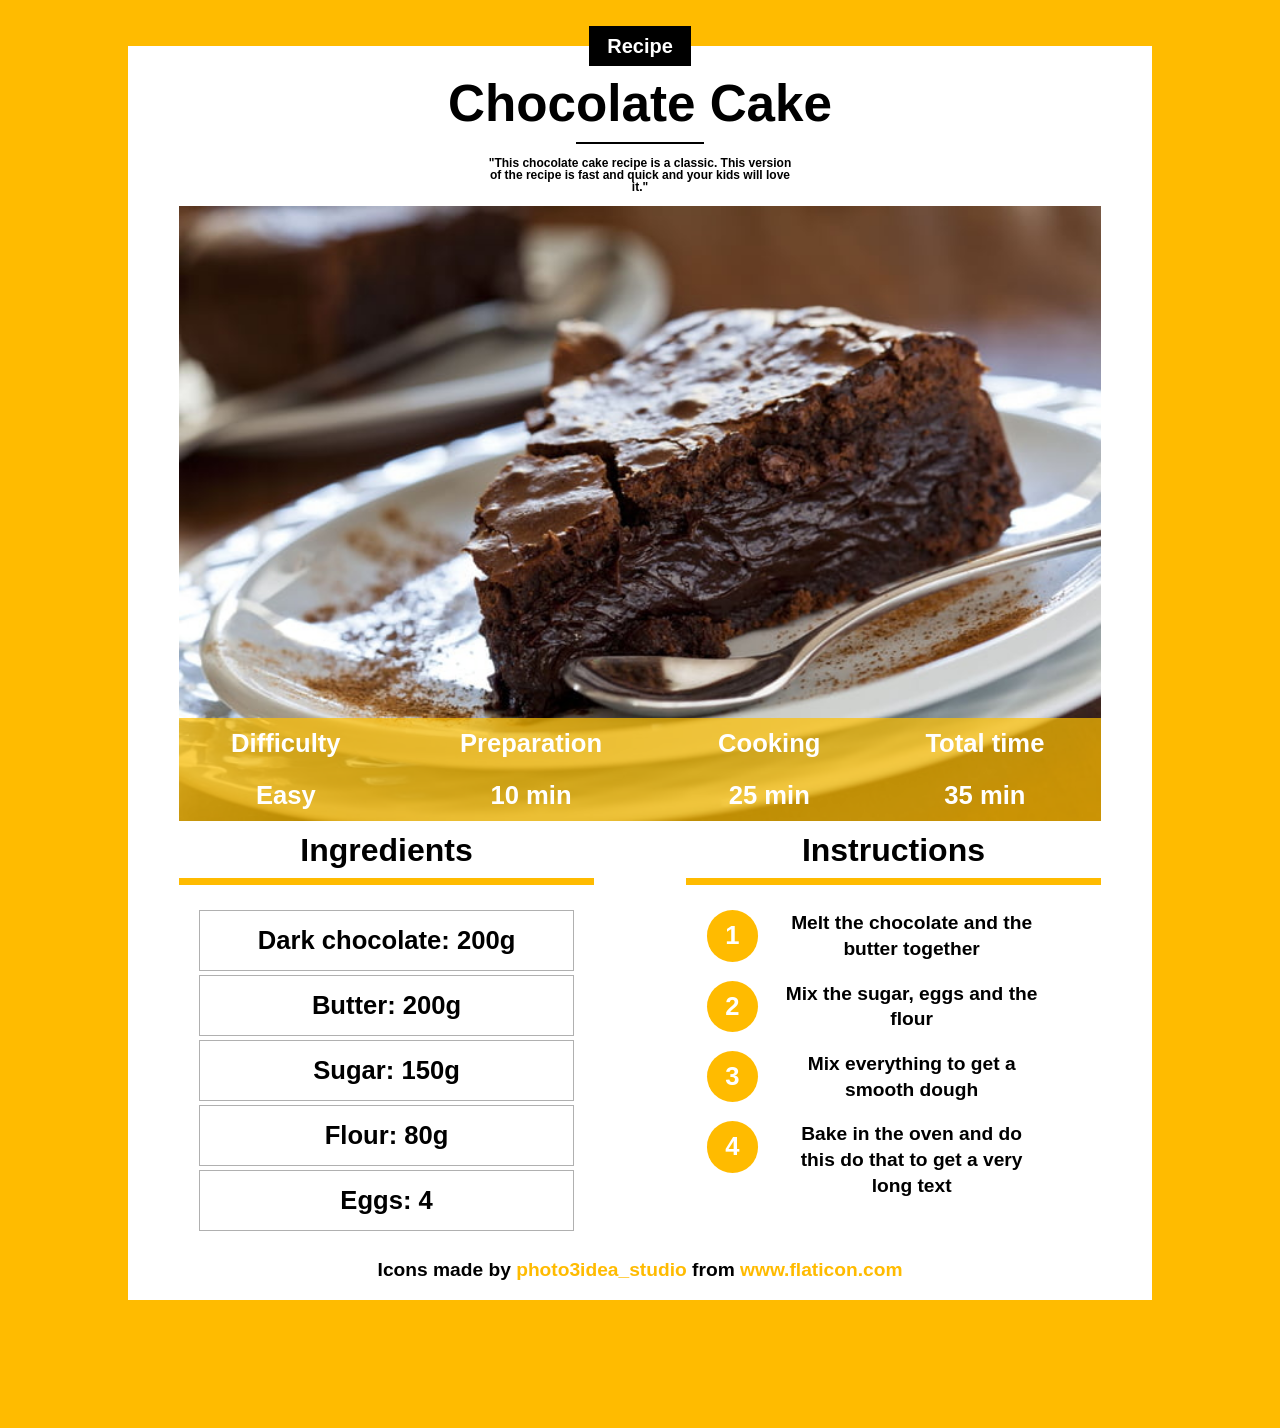
<file: index.html>
<!DOCTYPE html>
<html lang="en">
<head>
    <meta charset="UTF-8">
    <meta http-equiv="X-UA-Compatible" content="IE=edge">
    <meta name="viewport" content="width=device-width, initial-scale=1.0">
    <title>Recipe</title>
    <link rel="stylesheet" href="./reset.css">
    <link rel="stylesheet" href="./recipe.css">
    <link rel="icon" href="./favicon.ico" type="image/x-icon">
    <link rel="shortcut icon" href="./favicon.ico" type="image/x-icon">
</head>
<body>
    <p class="title">Recipe</p>
    <div class="center clearfix">
        <h1>Chocolate Cake</h1>
        <div class="title_underline"></div>
        <span class="brief">
            "This chocolate cake recipe is a classic. This version of the recipe is fast and quick and your kids will love it."
        </span>
        <img src="./cake.jpg" alt="">
        <table>
            <tr>
                <th>Difficulty</th>
                <th>Preparation</th>
                <th>Cooking</th>
                <th>Total time</th>
            </tr>
            <tr>
                <td>Easy</td>
                <td>10 min</td>
                <td>25 min</td>
                <td>35 min</td>
            </tr>
        </table>
        <div class="bottom">
            <div class="ingredient">
                <h2>Ingredients</h2>
                <div class="underline"></div>
                <ul>
                    <li>Dark chocolate: 200g</li>
                    <li>Butter: 200g</li>
                    <li>Sugar: 150g</li>
                    <li>Flour: 80g</li>
                    <li>Eggs: 4</li>
                </ul>
            </div>
            <div class="instruction">
                <h2>Instructions</h2>
                <div class="underline"></div>
                <ul>
                    <li class="clearfix">
                        <div>1</div>
                        <span>Melt the chocolate and the butter together</span>
                    </li>
                    <li class="clearfix">
                        <div>2</div>
                        <span>Mix the sugar, eggs and the flour</span>
                    </li>
                    <li class="clearfix">
                        <div>3</div>
                        <span>Mix everything to get a smooth dough</span>
                    </li>
                    <li class="clearfix">
                        <div>4</div>
                        <span>Bake in the oven and do this do that to get a very long text</span>
                    </li>
                </ul>
            </div>
        </div>
        <div class="attribute">Icons made by <a href="https://www.flaticon.com/authors/photo3idea-studio" title="photo3idea_studio">photo3idea_studio</a> from <a href="https://www.flaticon.com/" title="Flaticon">www.flaticon.com</a></div>
    </div>
    
</body>
</html>
</file>
<file: recipe.css>
.clearfix::before,
.clearfix::after {
  clear: both;
  display: table;
  content: '';
}
body {
  background-color: #ffbb00;
  font-family: Arial;
  font-weight: bold;
  padding-bottom: 10vw;
}
.title {
  display: block;
  width: max(8vw, 100px);
  height: max(3vw, 40px);
  background-color: #000000;
  margin: 0 auto;
  margin-top: 2vw;
  margin-bottom: min(-1.5vw, -20px);
  text-align: center;
  line-height: max(3vw, 40px);
  font-size: max(1.5vw, 20px);
  color: #ffffff;
  z-index: 100;
  position: relative;
}
.center {
  width: 80vw;
  background-color: #ffffff;
  margin: 0 auto;
  text-align: center;
  padding-top: max(1vw, 20px);
  padding-bottom: max(1vw, 20px);
  z-index: 10;
  position: relative;
}
.center h1 {
  font-size: max(4vw, 30px);
  font-weight: bold;
  margin: 0 auto;
  margin-top: 1vw;
}
.center .title_underline {
  width: 10vw;
  height: 2px;
  background-color: #000000;
  margin: 1vw auto;
}
.center .brief {
  display: block;
  width: max(24vw, 250px);
  margin: 1vw auto;
  font-size: max(0.9vw, 12px);
}
.center img {
  width: 90%;
  max-height: 80vh;
  object-fit: cover;
  vertical-align: top;
}
.center table {
  width: 90%;
  height: max(8vw, 40px);
  margin: 0 auto;
  margin-top: min(-8vw, -40px);
  background-color: rgba(255, 192, 0, 0.7);
  position: relative;
}
.center .attribute {
  margin-top: 2vw;
  font-size: max(1.5vw, 12px);
  color: #000000;
}
.center .attribute a {
  text-decoration: none;
  color: #ffbb00;
}
@media all and (min-width: 550px) {
  table tr th,
  table tr td {
    line-height: max(4vw, 20px);
    font-size: max(2vw, 15px);
    color: #ffffff;
  }
  .bottom {
    width: 90%;
    margin: 0 auto;
    display: flex;
    justify-content: space-between;
  }
  .bottom div {
    width: 45%;
    height: 100%;
  }
  .bottom div h2 {
    display: block;
    font-size: max(2.5vw, 20px);
    margin-top: max(1vw, 4px);
    margin-bottom: max(1vw, 4px);
  }
  .bottom div .underline {
    width: 100%;
    height: max(0.5vw, 5px);
    margin-bottom: max(2vw, 8px);
    background-color: #ffbb00;
  }
  .bottom .ingredient ul {
    display: block;
    width: 100%;
  }
  .bottom .ingredient ul li {
    width: 90%;
    height: max(4.6vw, 36px);
    margin: 0 auto;
    margin-bottom: max(0.2vw, 4px);
    line-height: max(4.6vw, 36px);
    text-align: center;
    border: 1px solid #b0b0b0;
    font-size: max(2vw, 14px);
  }
  .bottom .instruction ul {
    display: block;
    width: 100%;
  }
  .bottom .instruction ul li {
    width: 90%;
    margin: 0 auto;
    margin-bottom: max(1.5vw, 12px);
  }
  .bottom .instruction ul li div {
    float: left;
    width: max(4vw, 30px);
    height: max(4vw, 30px);
    border-radius: max(2vw, 15px);
    line-height: max(4vw, 30px);
    background-color: #ffbb00;
    font-size: max(2vw, 20px);
    color: #ffffff;
  }
  .bottom .instruction ul li span {
    float: left;
    width: max(20vw, 95px);
    margin-left: max(2vw, 10px);
    line-height: max(2vw, 15px);
    font-size: max(1.5vw, 12px);
  }
}
@media all and (max-width: 550px) {
  .center {
    width: 95vw;
  }
  table tr th,
  table tr td {
    line-height: max(4vw, 20px);
    font-size: max(2vw, 10px);
    color: #ffffff;
  }
  .bottom {
    width: 90%;
    margin: 0 auto;
  }
  .bottom div {
    width: 100%;
  }
  .bottom div h2 {
    display: block;
    font-size: max(2.5vw, 20px);
    margin-top: max(1vw, 4px);
    margin-bottom: max(1vw, 4px);
  }
  .bottom div .underline {
    width: 100%;
    height: max(0.5vw, 5px);
    margin-bottom: max(2vw, 8px);
    background-color: #ffbb00;
  }
  .bottom .ingredient ul {
    display: block;
    width: 100%;
    height: max(26vw, 220px);
  }
  .bottom .ingredient ul li {
    width: 90%;
    height: max(4.6vw, 36px);
    margin: 0 auto;
    margin-bottom: max(0.2vw, 4px);
    line-height: max(4.6vw, 36px);
    text-align: center;
    border: 1px solid #b0b0b0;
    font-size: max(2vw, 14px);
  }
  .bottom .instruction ul {
    display: block;
    width: 100%;
  }
  .bottom .instruction ul li {
    width: 90%;
    margin: 0 auto;
    margin-bottom: max(1.5vw, 12px);
  }
  .bottom .instruction ul li div {
    float: left;
    width: max(4vw, 30px);
    height: max(4vw, 30px);
    border-radius: max(2vw, 15px);
    line-height: max(4vw, 30px);
    background-color: #ffbb00;
    font-size: max(2vw, 20px);
    color: #ffffff;
  }
  .bottom .instruction ul li span {
    float: left;
    width: 65vw;
    margin-left: 2vw;
    line-height: max(2vw, 15px);
    font-size: max(2vw, 15px);
  }
}
/*# sourceMappingURL=./recipe.css.map */
</file>
